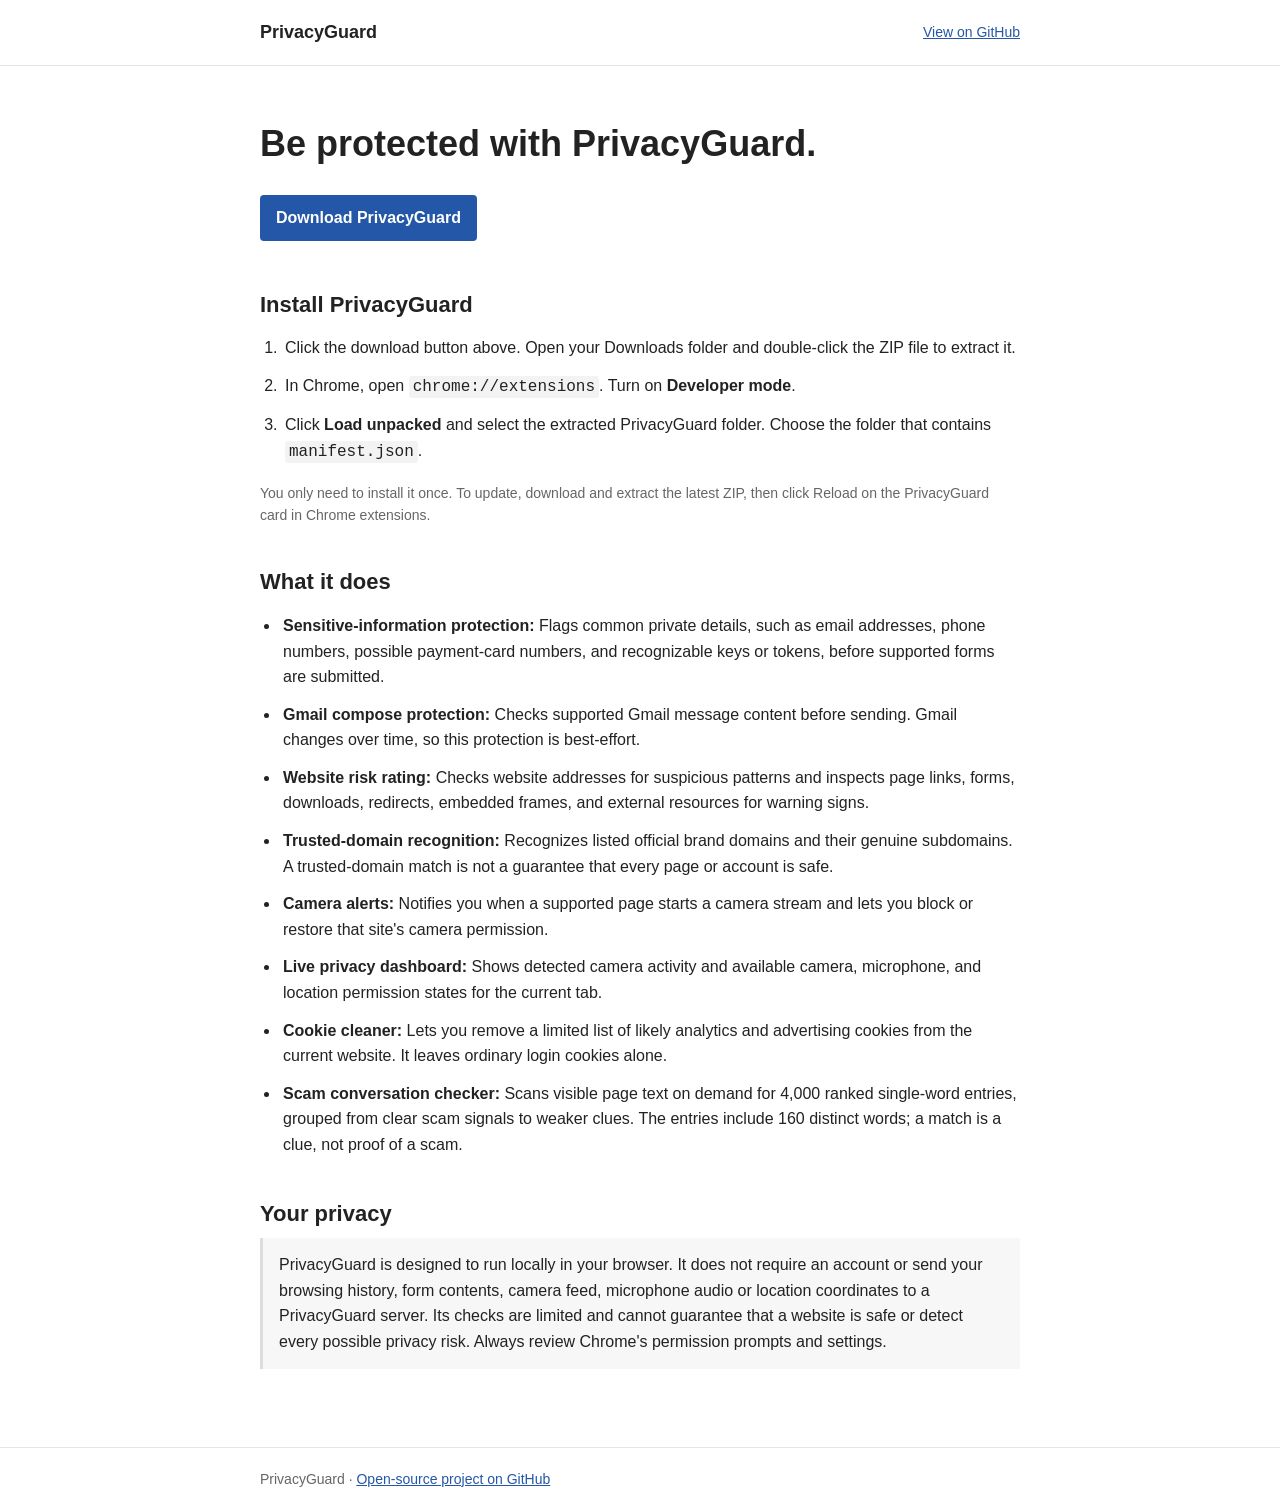
<file: docs/index.html>
<!doctype html>
<html lang="en">
<head>
  <!-- Character encoding keeps text and symbols readable. -->
  <meta charset="utf-8">

  <!-- Make the installation page adapt to phone, tablet, and desktop widths. -->
  <meta name="viewport" content="width=device-width, initial-scale=1">

  <!-- Short description used by search engines and link previews. -->
  <meta name="description" content="PrivacyGuard is a free Chrome extension that checks for sensitive information, suspicious websites, scam signals, camera activity, and tracking cookies.">

  <title>PrivacyGuard</title>

  <!-- The page uses a small embedded stylesheet, so it has no external CSS dependency. -->
  <style>
    /* Include padding and borders in the size calculations for all elements. */
    * { box-sizing: border-box; }

    /* Set the default font, colors, spacing, and page background. */
    body {
      margin: 0;
      background: #fff;
      color: #222;
      font-family: Arial, Helvetica, sans-serif;
      font-size: 16px;
      line-height: 1.6;
    }

    /* Keep the page content at a readable maximum width and center it. */
    .container {
      width: min(760px, calc(100% - 40px));
      margin: 0 auto;
    }

    /* Header divider and vertical spacing. */
    header {
      border-bottom: 1px solid #e5e5e5;
      padding: 18px 0;
    }

    /* Put the project name and GitHub link on opposite sides of the header. */
    header .container {
      display: flex;
      justify-content: space-between;
      align-items: center;
      gap: 20px;
    }

    /* Make the project name stand out from the navigation link. */
    .brand {
      font-size: 18px;
      font-weight: 700;
    }

    /* Set a consistent link color throughout the page. */
    a { color: #2457a7; }
    header a, footer a { font-size: 14px; }

    /* Add whitespace around the main installation instructions. */
    main { padding: 56px 0 64px; }

    /* Main page heading. */
    h1 {
      margin: 0 0 12px;
      font-size: 36px;
      line-height: 1.2;
      font-weight: 700;
    }

    /* Section headings for installation, features, and privacy. */
    h2 {
      margin: 42px 0 10px;
      font-size: 22px;
      line-height: 1.3;
    }

    /* Smaller heading style, available for nested sections. */
    h3 {
      margin: 20px 0 4px;
      font-size: 16px;
    }

    /* Give paragraphs consistent bottom spacing. */
    p { margin: 0 0 14px; }

    /* Optional intro text style, with a narrower line length. */
    .intro { max-width: 650px; color: #555; }

    /* Style the ZIP download link so it looks like the main action. */
    .download {
      display: inline-block;
      margin: 18px 0 8px;
      padding: 10px 16px;
      background: #2457a7;
      color: #fff;
      text-decoration: none;
      border-radius: 4px;
      font-weight: 700;
    }

    /* Darken the download link slightly when the pointer is over it. */
    .download:hover { background: #194580; }

    /* Smaller, muted text for update instructions and notes. */
    .note { color: #666; font-size: 14px; }

    /* Indent the numbered installation steps and space out each item. */
    ol { padding-left: 22px; }
    li { margin: 0 0 12px; padding-left: 3px; }

    /* Make browser paths and filenames visually distinct from normal text. */
    code {
      font-family: monospace;
      background: #f3f3f3;
      padding: 2px 4px;
      border-radius: 3px;
    }

    /* Indent the list describing the extension's main features. */
    .feature-list { padding-left: 20px; }

    /* Visually separate the privacy explanation from the rest of the page. */
    .privacy {
      padding: 14px 16px;
      border-left: 3px solid #ddd;
      background: #f7f7f7;
    }

    /* Footer divider, spacing, and muted text color. */
    footer {
      border-top: 1px solid #e5e5e5;
      padding: 20px 0;
      color: #666;
      font-size: 14px;
    }

    /* Adjust spacing and heading size on narrower screens. */
    @media (max-width: 520px) {
      main { padding-top: 38px; }
      h1 { font-size: 30px; }
      header .container { align-items: flex-start; flex-direction: column; gap: 4px; }
    }
  </style>
</head>
<body>
  <!-- Simple header with the project name and a link to its source code. -->
  <header>
    <div class="container">
      <div class="brand">PrivacyGuard</div>
      <a href="https://github.com/nmcode3-dot/PrivacyGuard">View on GitHub</a>
    </div>
  </header>

  <!-- Main content explains what the extension does and how to install it. -->
  <main class="container">
    <h1>Be protected with PrivacyGuard.</h1>

    <!-- Download the ZIP archive of the repository's main branch. -->
    <a class="download" href="https://github.com/nmcode3-dot/PrivacyGuard/archive/refs/heads/main.zip">Download PrivacyGuard</a>

    <!-- Step-by-step instructions for loading the unpacked extension in Chrome. -->
    <h2>Install PrivacyGuard</h2>
    <ol>
      <li>Click the download button above. Open your Downloads folder and double-click the ZIP file to extract it.</li>
      <li>In Chrome, open <code>chrome://extensions</code>. Turn on <strong>Developer mode</strong>.</li>
      <li>Click <strong>Load unpacked</strong> and select the extracted PrivacyGuard folder. Choose the folder that contains <code>manifest.json</code>.</li>
    </ol>

    <!-- Explain how to install future versions without repeating the full setup. -->
    <p class="note">You only need to install it once. To update, download and extract the latest ZIP, then click Reload on the PrivacyGuard card in Chrome extensions.</p>

    <!-- Short overview of the extension's main features. -->
    <h2>What it does</h2>
    <ul class="feature-list">
      <li><strong>Sensitive-information protection:</strong> Flags common private details, such as email addresses, phone numbers, possible payment-card numbers, and recognizable keys or tokens, before supported forms are submitted.</li>
      <li><strong>Gmail compose protection:</strong> Checks supported Gmail message content before sending. Gmail changes over time, so this protection is best-effort.</li>
      <li><strong>Website risk rating:</strong> Checks website addresses for suspicious patterns and inspects page links, forms, downloads, redirects, embedded frames, and external resources for warning signs.</li>
      <li><strong>Trusted-domain recognition:</strong> Recognizes listed official brand domains and their genuine subdomains. A trusted-domain match is not a guarantee that every page or account is safe.</li>
      <li><strong>Camera alerts:</strong> Notifies you when a supported page starts a camera stream and lets you block or restore that site's camera permission.</li>
      <li><strong>Live privacy dashboard:</strong> Shows detected camera activity and available camera, microphone, and location permission states for the current tab.</li>
      <li><strong>Cookie cleaner:</strong> Lets you remove a limited list of likely analytics and advertising cookies from the current website. It leaves ordinary login cookies alone.</li>
      <li><strong>Scam conversation checker:</strong> Scans visible page text on demand for 4,000 ranked single-word entries, grouped from clear scam signals to weaker clues. The entries include 160 distinct words; a match is a clue, not proof of a scam.</li>
    </ul>

    <!-- Explain what the extension does and does not collect. -->
    <h2>Your privacy</h2>
    <p class="privacy">PrivacyGuard is designed to run locally in your browser. It does not require an account or send your browsing history, form contents, camera feed, microphone audio or location coordinates to a PrivacyGuard server. Its checks are limited and cannot guarantee that a website is safe or detect every possible privacy risk. Always review Chrome's permission prompts and settings.</p>
  </main>

  <!-- Footer repeats the link to the open-source repository. -->
  <footer>
    <div class="container">PrivacyGuard · <a href="https://github.com/nmcode3-dot/PrivacyGuard">Open-source project on GitHub</a></div>
  </footer>
</body>
</html>
</file>
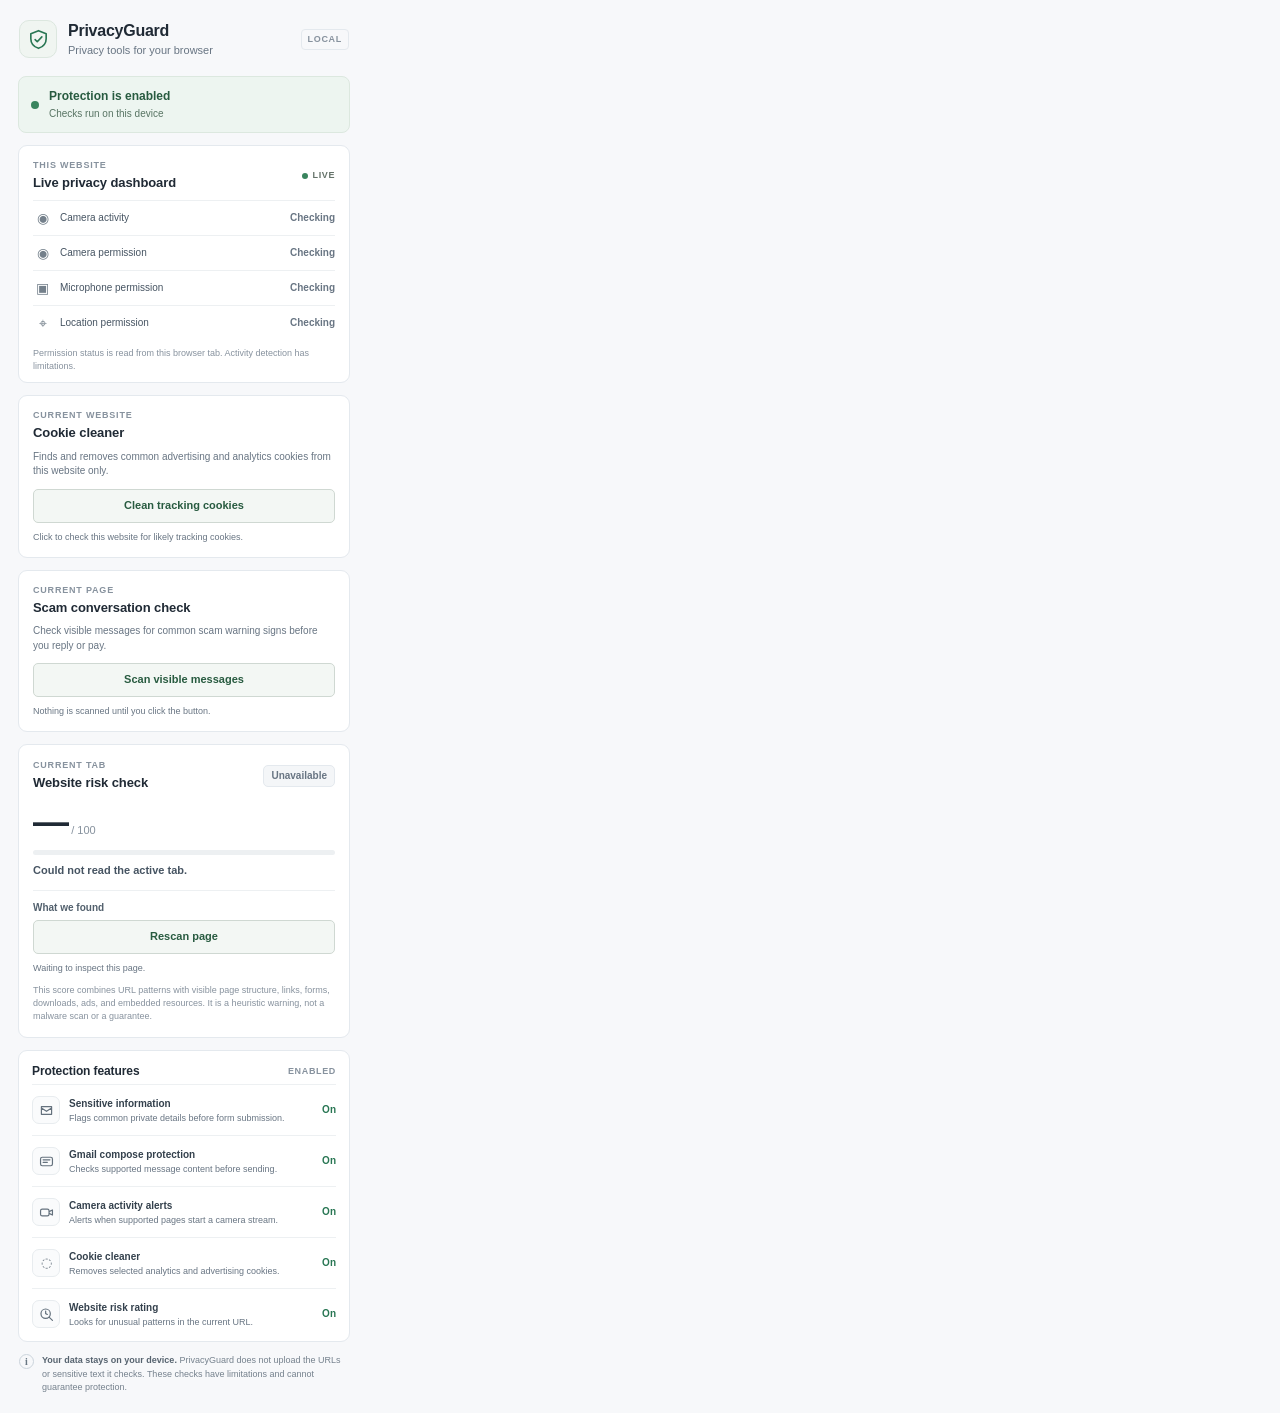
<file: popup.html>
<!doctype html>
<html lang="en">
<head>
  <!-- Set the character encoding so text and symbols display correctly. -->
  <meta charset="utf-8">

  <!-- Make the popup use the available screen width on different devices. -->
  <meta name="viewport" content="width=device-width, initial-scale=1">

  <!-- The title appears in the browser's popup context. -->
  <title>PrivacyGuard</title>

  <!-- Load the stylesheet that controls the popup's appearance. -->
  <link rel="stylesheet" href="popup.css">
</head>
<body>
  <!-- Main container for all content shown in the extension popup. -->
  <main class="app">

    <!-- Brand area: icon, extension name, short description, and local-only label. -->
    <header class="brand">
      <div class="brand-mark" aria-hidden="true">
        <!-- Inline SVG draws the PrivacyGuard shield icon without an external image. -->
        <svg viewBox="0 0 24 24" fill="none">
          <path d="M12 2.8 20 6v5.2c0 5.1-3.4 8.5-8 10-4.6-1.5-8-4.9-8-10V6l8-3.2Z" stroke="currentColor" stroke-width="1.7" stroke-linejoin="round"/>
          <path d="m8.5 12.1 2.2 2.2 4.8-5" stroke="currentColor" stroke-width="1.7" stroke-linecap="round" stroke-linejoin="round"/>
        </svg>
      </div>
      <div class="brand-copy">
        <h1>PrivacyGuard</h1>
        <p>Privacy tools for your browser</p>
      </div>
      <span class="version">LOCAL</span>
    </header>

    <!-- General status message explaining that checks run on this device. -->
    <section class="overall-status" aria-label="Extension status">
      <span class="status-indicator" aria-hidden="true"></span>
      <div>
        <strong>Protection is enabled</strong>
        <p>Checks run on this device</p>
      </div>
    </section>

    <!-- Live dashboard: JavaScript fills these values using the current tab's status. -->
    <section class="dashboard-card" aria-labelledby="dashboard-title">
      <div class="dashboard-heading">
        <div>
          <p class="eyebrow">THIS WEBSITE</p>
          <h2 id="dashboard-title">Live privacy dashboard</h2>
        </div>
        <span class="live-label"><span></span> LIVE</span>
      </div>

      <!-- Current camera activity detected by the page monitor. -->
      <div class="dashboard-row">
        <span class="dashboard-symbol" aria-hidden="true">◉</span>
        <span class="dashboard-name">Camera activity</span>
        <strong id="camera-activity" class="dashboard-value">Checking</strong>
      </div>

      <!-- Browser permission state for camera access. -->
      <div class="dashboard-row">
        <span class="dashboard-symbol" aria-hidden="true">◉</span>
        <span class="dashboard-name">Camera permission</span>
        <strong id="camera-permission" class="dashboard-value">Checking</strong>
      </div>

      <!-- Browser permission state for microphone access; this does not read microphone audio. -->
      <div class="dashboard-row">
        <span class="dashboard-symbol" aria-hidden="true">▣</span>
        <span class="dashboard-name">Microphone permission</span>
        <strong id="microphone-permission" class="dashboard-value">Checking</strong>
      </div>

      <!-- Browser permission state for geolocation; this does not read location coordinates. -->
      <div class="dashboard-row">
        <span class="dashboard-symbol" aria-hidden="true">⌖</span>
        <span class="dashboard-name">Location permission</span>
        <strong id="location-permission" class="dashboard-value">Checking</strong>
      </div>

      <!-- JavaScript changes this note depending on which permission details the browser supports. -->
      <p id="dashboard-note" class="dashboard-note">Permission status is read from this browser tab. Activity detection has limitations.</p>
    </section>

    <!-- Cookie cleaner: checks this website for a short list of known analytics/ad cookie names. -->
    <section class="cookie-card" aria-labelledby="cookie-title">
      <div class="section-heading"><div><p class="eyebrow">CURRENT WEBSITE</p><h2 id="cookie-title">Cookie cleaner</h2></div></div>
      <p class="cookie-description">Finds and removes common advertising and analytics cookies from this website only.</p>
      <button id="cookie-clean-button" class="cookie-button" type="button">Clean tracking cookies</button>
      <p id="cookie-clean-status" class="cookie-status" role="status">Click to check this website for likely tracking cookies.</p>
    </section>

    <!-- User-triggered scam conversation check; scans visible page text locally. -->
    <section class="cookie-card scam-card" aria-labelledby="scam-title">
      <div class="section-heading"><div><p class="eyebrow">CURRENT PAGE</p><h2 id="scam-title">Scam conversation check</h2></div></div>
      <p class="cookie-description">Check visible messages for common scam warning signs before you reply or pay.</p>
      <button id="scam-check-button" class="cookie-button" type="button">Scan visible messages</button>
      <p id="scam-check-status" class="cookie-status" role="status">Nothing is scanned until you click the button.</p>
      <ul id="scam-check-findings" class="risk-reasons"></ul>
    </section>

    <!-- Website risk section: popup.js calculates the score and inserts the findings. -->
    <section class="risk-card" aria-live="polite" aria-labelledby="risk-title">
      <div class="section-heading">
        <div>
          <p class="eyebrow">CURRENT TAB</p>
          <h2 id="risk-title">Website risk check</h2>
        </div>
        <!-- The class and text are updated to show the current risk level. -->
        <span id="risk-label" class="risk-label na">Checking</span>
      </div>

      <!-- Combined URL and page-content risk score out of 100. -->
      <div class="score-line">
        <strong id="risk-score" class="score">—</strong>
        <span class="score-total">/ 100</span>
      </div>

      <!-- The inner meter width is changed by JavaScript to match the score. -->
      <div class="meter" role="presentation"><div id="risk-meter"></div></div>

      <!-- The current website's hostname is inserted here. -->
      <p id="site-name" class="site-name">Checking current website…</p>

      <!-- The list below shows URL and page-content warning signs found by PrivacyGuard. -->
      <div class="findings">
        <p class="findings-title">What we found</p>
        <ul id="risk-reasons" class="risk-reasons">
          <li>Reviewing the website address</li>
        </ul>
      </div>

      <div class="page-scan-controls">
        <button id="page-scan-button" class="cookie-button" type="button">Rescan page</button>
        <p id="page-scan-status" class="cookie-status" role="status">Waiting to inspect this page.</p>
      </div>

      <!-- Explain the limits of the combined URL and page-content checks. -->
      <p id="risk-disclaimer" class="risk-disclaimer">This score combines URL patterns with visible page structure, links, forms, downloads, ads, and embedded resources. It is a heuristic warning, not a malware scan or a guarantee.</p>
    </section>

    <!-- Static list of the protection features included in the extension. -->
    <section class="features" aria-labelledby="features-title">
      <div class="features-heading">
        <h2 id="features-title">Protection features</h2>
        <span>ENABLED</span>
      </div>

      <!-- Sensitive-information detection feature. -->
      <div class="feature-row">
        <span class="feature-icon" aria-hidden="true">
          <svg viewBox="0 0 20 20" fill="none"><path d="M4 5.5h12v9H4zM4 7l6 4 6-4" stroke="currentColor" stroke-width="1.4" stroke-linejoin="round"/></svg>
        </span>
        <div class="feature-copy"><strong>Sensitive information</strong><p>Flags common private details before form submission.</p></div>
        <span class="feature-state">On</span>
      </div>

      <!-- Gmail compose protection feature. -->
      <div class="feature-row">
        <span class="feature-icon" aria-hidden="true">
          <svg viewBox="0 0 20 20" fill="none"><rect x="3" y="5" width="14" height="10" rx="2" stroke="currentColor" stroke-width="1.4"/><path d="M6 8h8M6 11h5" stroke="currentColor" stroke-width="1.4" stroke-linecap="round"/></svg>
        </span>
        <div class="feature-copy"><strong>Gmail compose protection</strong><p>Checks supported message content before sending.</p></div>
        <span class="feature-state">On</span>
      </div>

      <!-- Camera activity alert feature. -->
      <div class="feature-row">
        <span class="feature-icon" aria-hidden="true">
          <svg viewBox="0 0 20 20" fill="none"><rect x="3" y="6" width="10" height="8" rx="2" stroke="currentColor" stroke-width="1.4"/><path d="m13 9 4-2v6l-4-2" stroke="currentColor" stroke-width="1.4" stroke-linejoin="round"/></svg>
        </span>
        <div class="feature-copy"><strong>Camera activity alerts</strong><p>Alerts when supported pages start a camera stream.</p></div>
        <span class="feature-state">On</span>
      </div>

      <!-- One-click cleanup for a limited list of common analytics and advertising cookies. -->
      <div class="feature-row">
        <span class="feature-icon" aria-hidden="true">◌</span>
        <div class="feature-copy"><strong>Cookie cleaner</strong><p>Removes selected analytics and advertising cookies.</p></div>
        <span class="feature-state">On</span>
      </div>

      <!-- Website URL risk rating feature. -->
      <div class="feature-row">
        <span class="feature-icon" aria-hidden="true">
          <svg viewBox="0 0 20 20" fill="none"><circle cx="9" cy="9" r="5.5" stroke="currentColor" stroke-width="1.4"/><path d="m13 13 4 4M9 6v3l2 1" stroke="currentColor" stroke-width="1.4" stroke-linecap="round"/></svg>
        </span>
        <div class="feature-copy"><strong>Website risk rating</strong><p>Looks for unusual patterns in the current URL.</p></div>
        <span class="feature-state">On</span>
      </div>
    </section>

    <!-- Privacy reminder shown at the bottom of the popup. -->
    <footer class="privacy-note">
      <span class="privacy-icon" aria-hidden="true">i</span>
      <p><strong>Your data stays on your device.</strong> PrivacyGuard does not upload the URLs or sensitive text it checks. These checks have limitations and cannot guarantee protection.</p>
    </footer>
  </main>

  <!-- Load the JavaScript after the popup HTML so all elements already exist. -->
  <script src="popup.js"></script>
</body>
</html>
</file>
<file: popup.css>
/* Apply border-box sizing so padding and borders are included in element widths. */
* { box-sizing: border-box; }

/* Shared colors used throughout the popup. Changing a variable here updates every place it is used. */
:root {
  color-scheme: light;
  --ink: #202a35;
  --muted: #687583;
  --subtle: #87929e;
  --line: #e4e9ee;
  --surface: #ffffff;
  --canvas: #f7f8fa;
  --green: #287653;
  --green-soft: #edf5f0;
}

/* Base layout and typography for the Chrome extension popup. */
body {
  width: 368px;
  margin: 0;
  padding: 18px;
  background: var(--canvas);
  color: var(--ink);
  font: 13px/1.45 -apple-system, BlinkMacSystemFont, "Segoe UI", sans-serif;
  -webkit-font-smoothing: antialiased;
}

/* Make the main app content fill the popup's available width. */
.app { width: 100%; }

/* Brand row: icon, name, description, and local label. */
.brand {
  display: flex;
  align-items: center;
  gap: 11px;
  margin: 1px 1px 17px;
}
.brand-mark {
  display: grid;
  width: 38px;
  height: 38px;
  flex: 0 0 38px;
  place-items: center;
  border: 1px solid #dce7df;
  border-radius: 10px;
  background: #f0f5f1;
  color: var(--green);
}
.brand-mark svg { width: 23px; height: 23px; }
.brand-copy { min-width: 0; }
h1 { margin: 0; font-size: 16px; font-weight: 650; letter-spacing: -.25px; }
.brand-copy p { margin: 1px 0 0; color: var(--muted); font-size: 11px; }
.version {
  margin-left: auto;
  padding: 3px 6px;
  border: 1px solid var(--line);
  border-radius: 4px;
  color: var(--subtle);
  font-size: 9px;
  font-weight: 700;
  letter-spacing: .7px;
}

/* Green status strip that tells the user the extension is enabled. */
.overall-status {
  display: flex;
  align-items: center;
  gap: 10px;
  padding: 11px 12px;
  border: 1px solid #dce8df;
  border-radius: 8px;
  background: var(--green-soft);
}
.status-indicator {
  width: 8px;
  height: 8px;
  flex: 0 0 8px;
  border-radius: 50%;
  background: #39845e;
}
.overall-status strong { display: block; color: #285b40; font-size: 12px; font-weight: 650; }
.overall-status p { margin: 1px 0 0; color: #587463; font-size: 10px; }

/* Shared white card styling for the risk rating and feature list. */
.risk-card, .features {
  margin-top: 12px;
  border: 1px solid var(--line);
  border-radius: 9px;
  background: var(--surface);
}
.risk-card { padding: 14px; }

/* Align section titles and their status labels on one row. */
.section-heading, .features-heading {
  display: flex;
  align-items: center;
  justify-content: space-between;
  gap: 8px;
}
.eyebrow {
  margin: 0 0 2px;
  color: var(--subtle);
  font-size: 9px;
  font-weight: 700;
  letter-spacing: .8px;
}
h2 { margin: 0; font-size: 13px; font-weight: 650; letter-spacing: -.1px; }

/* Base appearance for the risk-level label. */
.risk-label {
  display: inline-flex;
  align-items: center;
  min-height: 22px;
  padding: 3px 7px;
  border: 1px solid transparent;
  border-radius: 5px;
  font-size: 10px;
  font-weight: 650;
  white-space: nowrap;
}

/* Different label colors for the three rating levels and the unavailable state. */
.risk-label.low { border-color: #d8e9de; background: #f0f6f2; color: #286747; }
.risk-label.medium { border-color: #f0e3c6; background: #fbf6e9; color: #805b18; }
.risk-label.high { border-color: #efd8d6; background: #fbf0ef; color: #963c36; }
.risk-label.na { border-color: var(--line); background: #f4f6f8; color: #687583; }

/* Large numerical score and the smaller '/ 100' text beside it. */
.score-line { display: flex; align-items: baseline; gap: 4px; margin-top: 11px; }
.score { font-size: 36px; line-height: 1; font-weight: 650; letter-spacing: -1.8px; font-variant-numeric: tabular-nums; }
.score-total { color: var(--subtle); font-size: 11px; }

/* Horizontal score meter. JavaScript changes the inner bar's width and color. */
.meter { height: 5px; margin: 10px 0 8px; overflow: hidden; border-radius: 3px; background: #edf0f2; }
.meter div { width: 0; height: 100%; border-radius: inherit; background: #39845e; transition: width .18s ease; }

/* Website hostname and the list of reasons that affected the rating. */
.site-name { margin: 0; overflow-wrap: anywhere; color: #465462; font-size: 11px; font-weight: 600; }
.findings { margin-top: 11px; padding-top: 10px; border-top: 1px solid #edf0f2; }
.findings-title { margin: 0 0 5px; color: #52606d; font-size: 10px; font-weight: 650; }
.risk-reasons { margin: 0; padding-left: 16px; color: #5d6874; font-size: 10px; }
.risk-reasons li { margin: 3px 0; padding-left: 1px; }
.risk-disclaimer { margin: 9px 0 0; color: var(--subtle); font-size: 9px; line-height: 1.45; }

/* Protection feature list and the individual rows inside it. */
.features { padding: 12px 13px 2px; }
.features-heading { margin-bottom: 4px; }
.features-heading h2 { font-size: 12px; }
.features-heading span { color: var(--subtle); font-size: 9px; font-weight: 700; letter-spacing: .65px; }
.feature-row { display: flex; align-items: center; gap: 9px; min-height: 51px; border-top: 1px solid #edf0f2; }
.feature-icon {
  display: grid;
  width: 28px;
  height: 28px;
  flex: 0 0 28px;
  place-items: center;
  border: 1px solid #e8ecef;
  border-radius: 7px;
  background: #fafbfc;
  color: #64717d;
}
.feature-icon svg { width: 17px; height: 17px; }
.feature-copy { min-width: 0; flex: 1; }
.feature-copy strong { display: block; color: #34414d; font-size: 10px; font-weight: 650; }
.feature-copy p { margin: 1px 0 0; color: var(--muted); font-size: 9px; line-height: 1.35; }
.feature-state { color: var(--green); font-size: 10px; font-weight: 650; }

/* Small privacy reminder at the bottom of the popup. */
.privacy-note {
  display: flex;
  align-items: flex-start;
  gap: 8px;
  margin: 12px 1px 0;
}
.privacy-icon {
  display: grid;
  width: 15px;
  height: 15px;
  flex: 0 0 15px;
  place-items: center;
  border: 1px solid #cbd4dc;
  border-radius: 50%;
  color: #697783;
  font: 600 10px/1 Georgia, serif;
}
.privacy-note p { margin: 0; color: #75818d; font-size: 9px; line-height: 1.5; }
.privacy-note strong { color: #56636f; font-weight: 650; }

/* Remove the meter animation for users who prefer reduced motion in their system settings. */
@media (prefers-reduced-motion: reduce) {
  .meter div { transition: none; }
}

/* Live privacy dashboard card and its heading. */
.dashboard-card {
  margin-top: 12px;
  padding: 13px 14px 9px;
  border: 1px solid var(--line);
  border-radius: 9px;
  background: var(--surface);
}
.dashboard-heading {
  display: flex;
  align-items: center;
  justify-content: space-between;
  margin-bottom: 7px;
}
.dashboard-heading .eyebrow { margin-bottom: 2px; }

/* Small LIVE indicator in the dashboard heading. */
.live-label {
  display: inline-flex;
  align-items: center;
  gap: 5px;
  color: #65736a;
  font-size: 9px;
  font-weight: 700;
  letter-spacing: .6px;
}
.live-label span {
  width: 6px;
  height: 6px;
  border-radius: 50%;
  background: #39845e;
}

/* Each dashboard row displays a symbol, permission name, and current value. */
.dashboard-row {
  display: flex;
  align-items: center;
  min-height: 35px;
  gap: 8px;
  border-top: 1px solid #edf0f2;
}
.dashboard-symbol {
  width: 19px;
  color: #74808b;
  text-align: center;
  font-size: 14px;
}
.dashboard-name {
  flex: 1;
  color: #465462;
  font-size: 10px;
}
.dashboard-value {
  color: #687583;
  font-size: 10px;
  font-weight: 650;
  text-align: right;
}

/* Status colors applied by JavaScript depending on the permission or activity result. */
.dashboard-value.good { color: #287653; }
.dashboard-value.warn { color: #a36a16; }
.dashboard-value.alert { color: #a33b34; }

/* Small explanatory note beneath the dashboard rows. */
.dashboard-note {
  margin: 7px 0 1px;
  color: var(--subtle);
  font-size: 9px;
  line-height: 1.4;
}

/* Cookie cleaner panel and button. The button only runs after the user clicks it. */
.cookie-card { margin-top: 12px; padding: 13px 14px; border: 1px solid var(--line); border-radius: 9px; background: var(--surface); }
.cookie-description { margin: 7px 0 10px; color: var(--muted); font-size: 10px; line-height: 1.45; }
.cookie-button { width: 100%; padding: 8px 10px; border: 1px solid #cfd8d2; border-radius: 5px; background: #f3f7f4; color: #285b40; font: inherit; font-size: 11px; font-weight: 650; cursor: pointer; }
.cookie-button:hover { background: #eaf2ec; }
.cookie-button:disabled { cursor: wait; opacity: .65; }
.cookie-status { margin: 8px 0 0; color: var(--muted); font-size: 9px; line-height: 1.4; }


/* Scam conversation checker results. */
.scam-card { margin-top: 12px; }
#scam-check-findings { margin: 8px 0 0; padding-left: 17px; color: #963c36; font-size: 10px; }
#scam-check-findings:empty { display: none; }
#scam-check-findings li { margin: 4px 0; }
</file>
